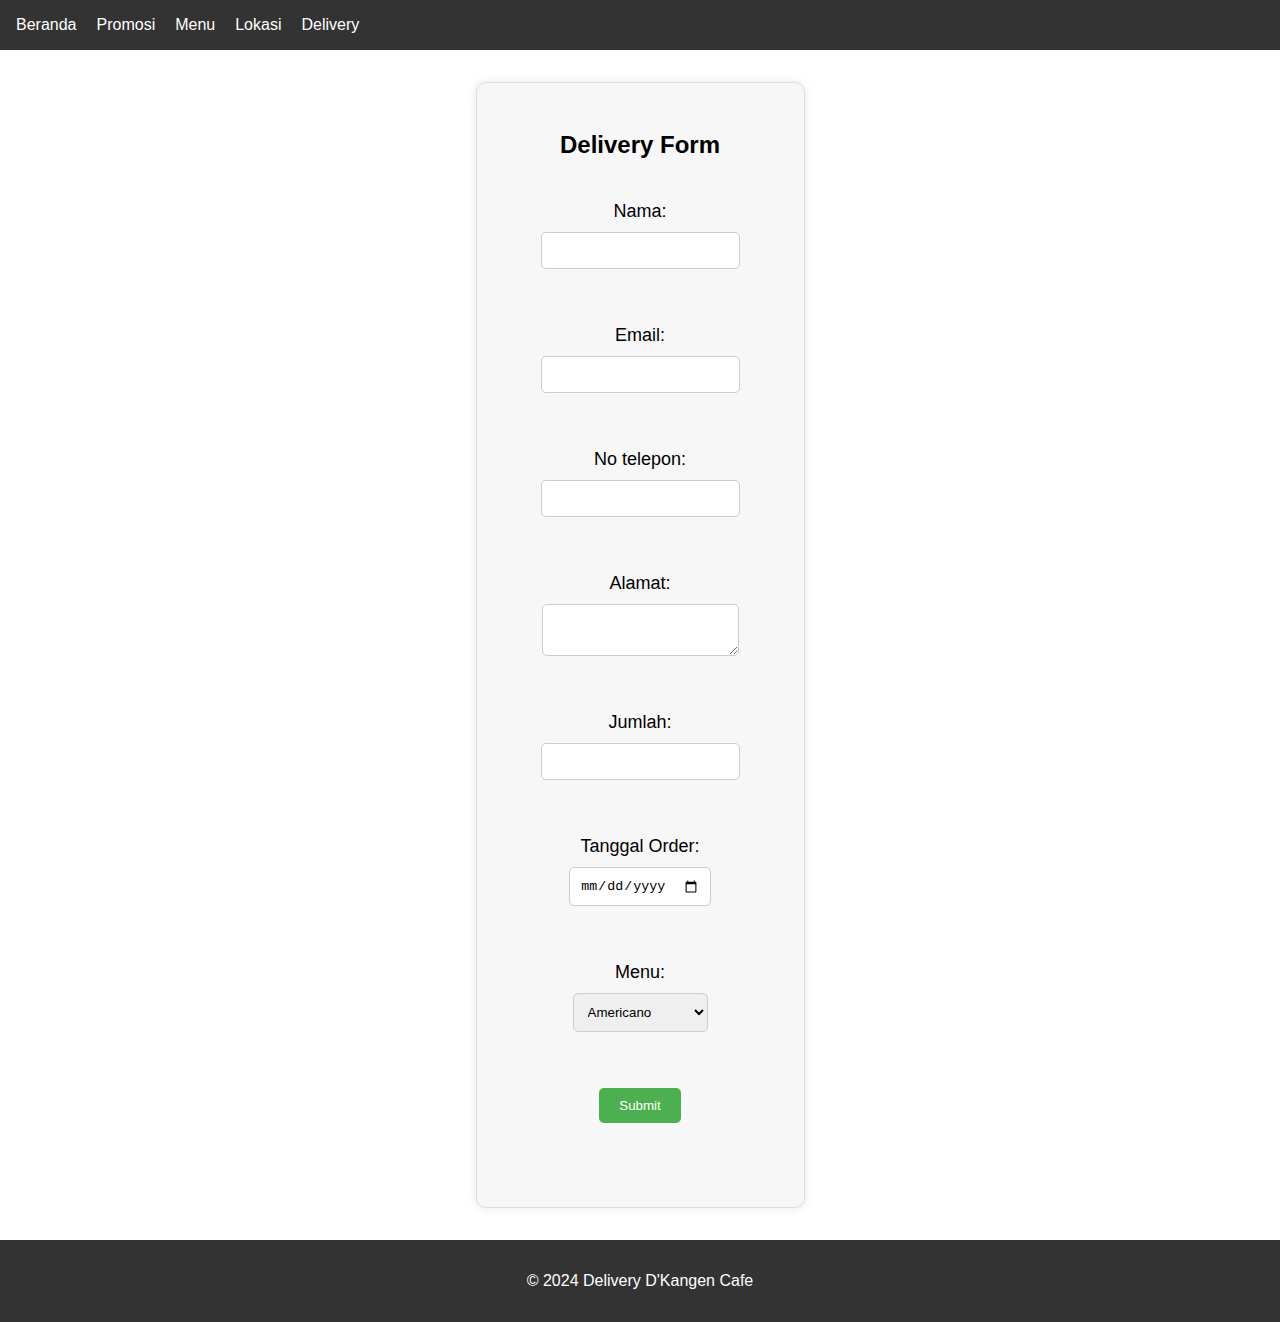
<file: formdelivery.html>
<!DOCTYPE html>
<html lang="en">
<head>
    <meta charset="UTF-8">
    <meta name="viewport" content="width=device-width, initial-scale=1.0">
    <title>Delivery Form</title>
    <link rel="stylesheet" href="styles.css">
</head>
<body>
    <header>
        
        <nav>
            <ul>
                <li><a href="index.html">Beranda</a></li>
                <li><a href="promosi.html">Promosi</a></li>
                <li><a href="menu.html">Menu</a></li>
                <li><a href="Lokasi.html">Lokasi</a></li>
                <li><a href="formdelivery.html">Delivery</a></li>
                
                
            </ul>
        </nav>
    </header>
    <main>
        <section class="delivery-form-container">
            <h1 style="text-align:center;">Delivery Form</h1>
            <form>
                <label for="name">Nama:</label>
                <input type="text" id="name" name="name"><br><br>
                <label for="email">Email:</label>
                <input type="email" id="email" name="email"><br><br>
                <label for="phone">No telepon:</label>
                <input type="tel" id="phone" name="phone"><br><br>
                <label for="address">Alamat:</label>
                <textarea id="address" name="address"></textarea><br><br>
                <label for="order-id">Jumlah:</label>
                <input type="text" id="order-id" name="order-id"><br><br>
                <label for="order-date">Tanggal Order:</label>
                <input type="date" id="order-date" name="order-date"><br><br>
                <label for="order-status">Menu:</label>
                <select id="order-status" name="order-status">
                    <option value="Americano">Americano</option>
                    <option value="coffe Late">Coffe Late</option>
                    <option value="Burger">Espresso</option>
                    <option value="Roti Bakar Keju">Roti Bakar Keju</option>
                    <option value="Lemon Tea">Lemon Tea</option>
                    <option value="Red Velvet">Red Velvet</option>
                    <option value="Black Coffe">Black Coffe</option>
                    <option value="Cappucino">Cappucino</option>
                    <option value="Chocolate">Chocolate</option>
                    <option value="Sosis Bakar">Sosis Bakar</option>


                </select><br><br>
                <input type="submit" value="Submit">
            </form>
        </section>
    </main>
    <footer>
        <p>&copy; 2024 Delivery D'Kangen Cafe</p>
    </footer>
</body>
</html>
</file>
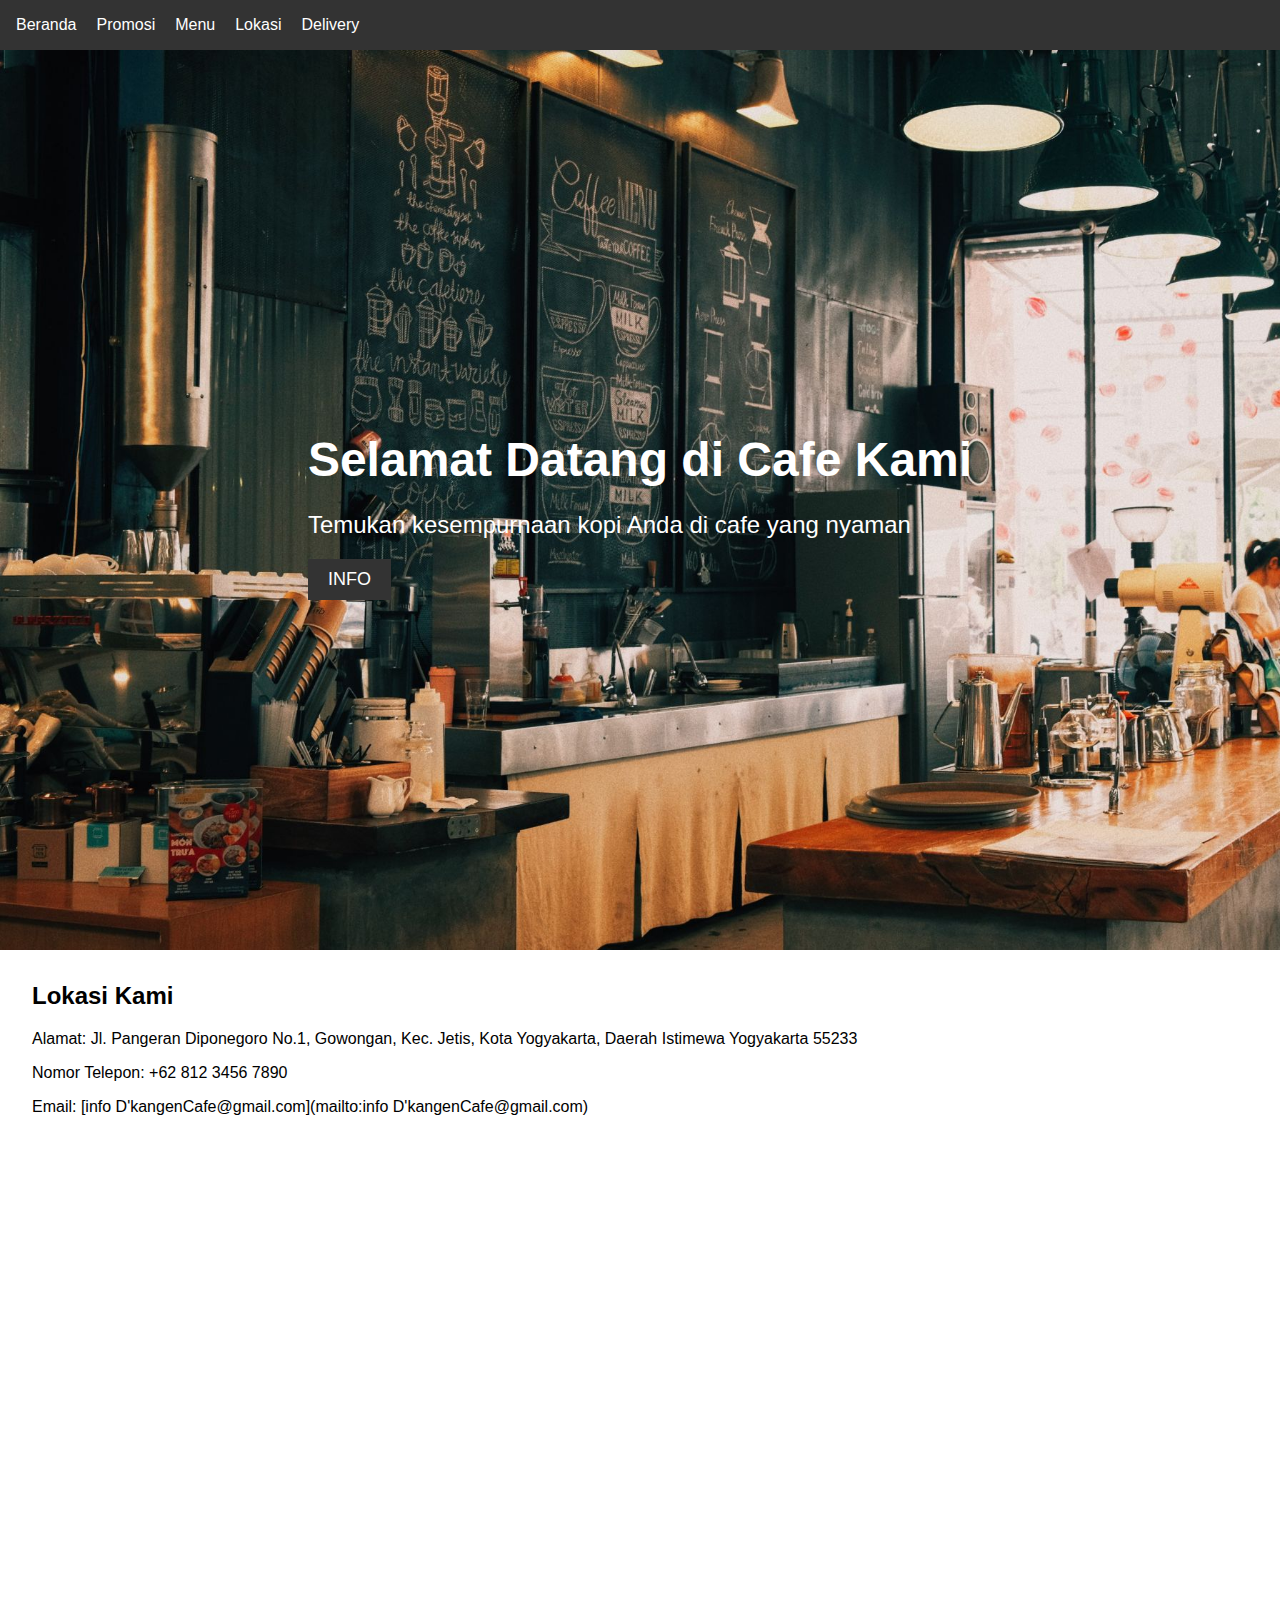
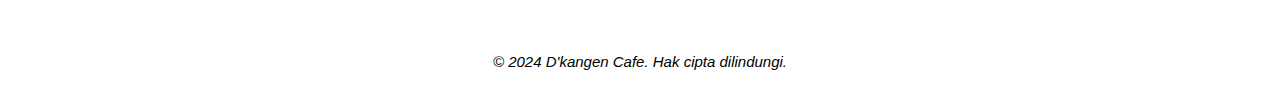
<file: Lokasi.html>
<!DOCTYPE html>
<html lang="id">
<head>
    <meta charset="UTF-8">
    <meta name="viewport" content="width=device-width, initial-scale=1.0">
    <title>Lokasi Cafe</title>
    <link rel="stylesheet" href="cafe.css">
</head>
<body>
    <header>
        <nav>
            <ul>
                <li><a href="index.html">Beranda</a></li>
                <li><a href="promosi.html">Promosi</a></li>
                <li><a href="menu.html">Menu</a></li>
                <li><a href="Lokasi.html">Lokasi</a></li>
                <li><a href="formdelivery.html">Delivery</a></li>
            </ul>
        </nav>
    </header>
    <main>
        <section class="hero">
    <div class="overlay">
            <h1>Selamat Datang di Cafe Kami</h1>
            <p>Temukan kesempurnaan kopi Anda di cafe yang nyaman</p>
            <button>INFO</button>
        </section>
        <section class="location">
            <h2>Lokasi Kami</h2>
            <p>Alamat: Jl. Pangeran Diponegoro No.1, Gowongan, Kec. Jetis, Kota Yogyakarta, Daerah Istimewa Yogyakarta 55233 </p>
            <p>Nomor Telepon: +62 812 3456 7890</p>
            <p>Email: [info D'kangenCafe@gmail.com](mailto:info D'kangenCafe@gmail.com)</p>
            <iframe src="https://www.google.com/maps/embed?pb=!1m18!1m12!1m3!1d3953.0636538243543!2d110.36396361196292!3d-7.783076077197685!2m3!1f0!2f0!3f0!3m2!1i1024!2i768!4f13.1!3m3!1m2!1s0x2e7a583a7f906f93%3A0x287f3ef4c7f592c0!2sJl.%20Pangeran%20Diponegoro%20No.1%2C%20Gowongan%2C%20Kec.%20Jetis%2C%20Kota%20Jakarta%20Timur%2C%20Daerah%20Istimewa%20Yogyakarta%2055233!5e0!3m2!1sid!2sid!4v1718510294728!5m2!1sid!2sid" width="600" height="450" style="border:0;" allowfullscreen="" loading="lazy" referrerpolicy="no-referrer-when-downgrade"></iframe>
        </section>
       
    </main>
    <footer>
        
        <p style="font-style: italic; font-size: 15px; text-align: center;">&copy; 2024 D'kangen Cafe. Hak cipta dilindungi.</p>
    </footer>
</body>
</html>
</file>
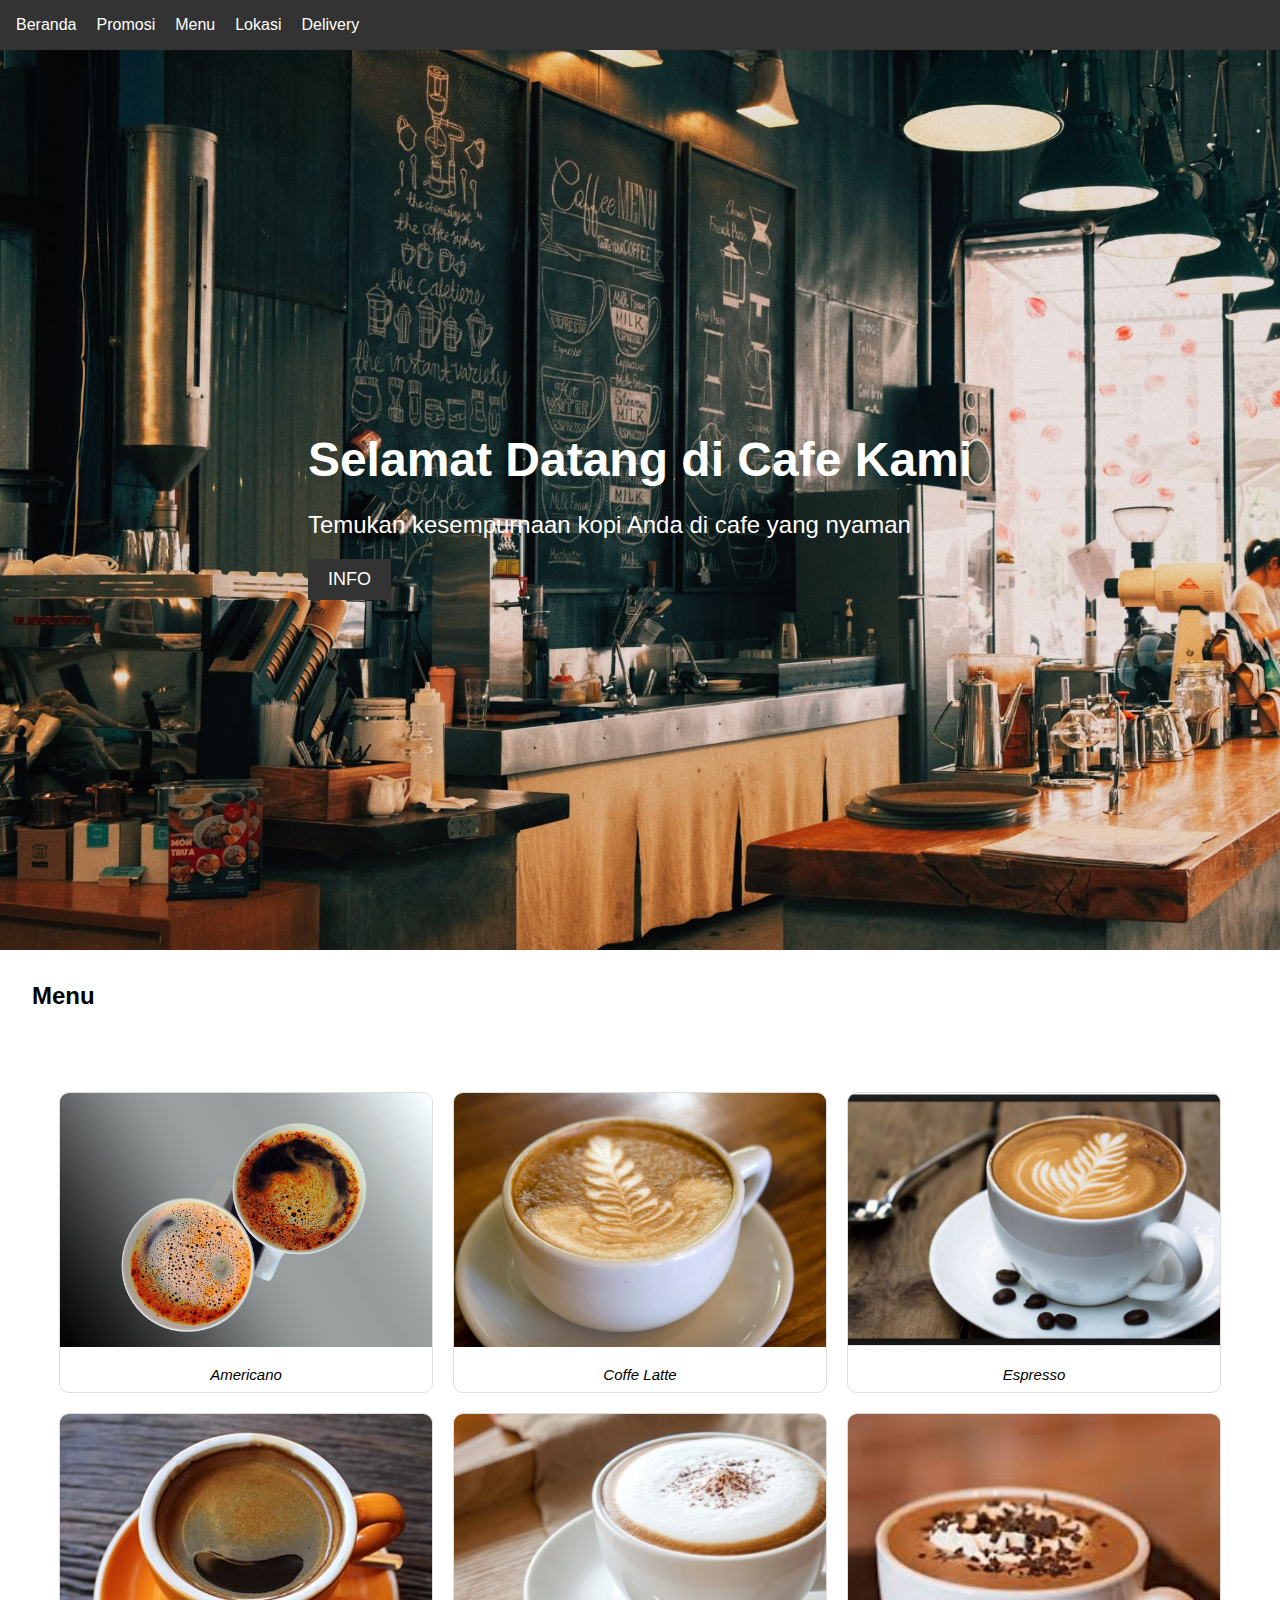
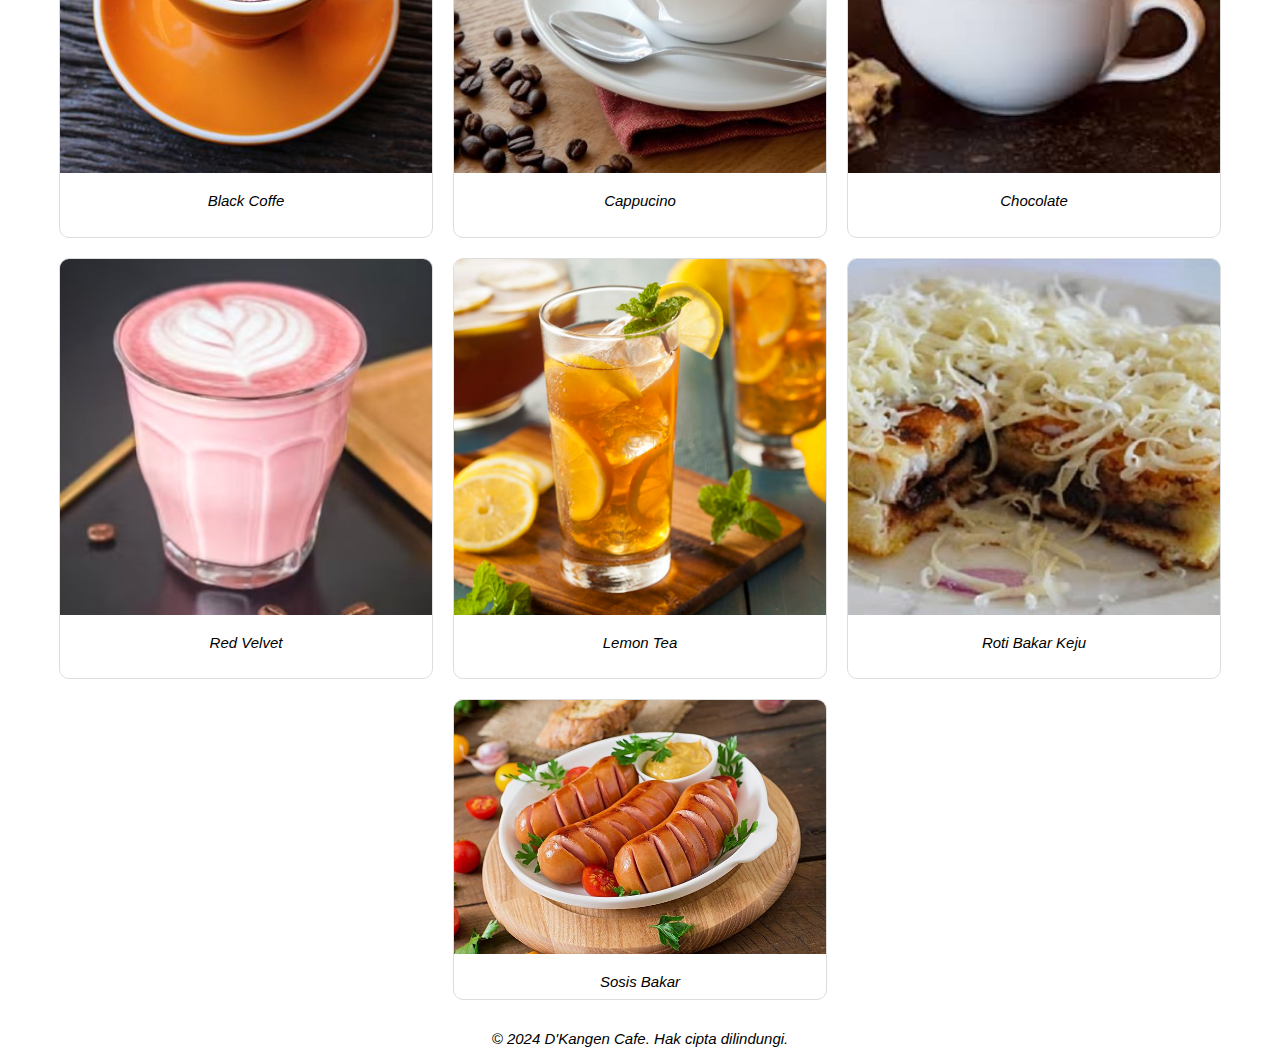
<file: menu.html>
<!DOCTYPE html>
<html lang="id">
<head>
    <meta charset="UTF-8">
    <meta name="viewport" content="width=device-width, initial-scale=1.0">
    <title>Menu Cafe</title>
    <link rel="stylesheet" href="style2.css">
</head>
<body>
    <header>
        <nav>
            <ul>
                <li><a href="index.html">Beranda</a></li>
                <li><a href="promosi.html">Promosi</a></li>
                <li><a href="menu.html">Menu</a></li>
                <li><a href="Lokasi.html">Lokasi</a></li>
                <li><a href="formdelivery.html">Delivery</a></li>
            </ul>
        </nav>
    </header>
    <main>
        <section class="hero">
    <div class="overlay">
            <h1>Selamat Datang di Cafe Kami</h1>
            <p>Temukan kesempurnaan kopi Anda di cafe yang nyaman</p>
            <button>INFO</button>
        </section>
        <section class="menu">
          <h2>Menu</h2>
          </section>
        <section class="gallery">
            <div class="photo-container">
                <div class="photo">
                  <img src="menu1.jpg" alt="foto 1">
                  <p style="font-style: italic; font-size: 15px; text-align: center;"> Americano </p>
                </div>
                <div class="photo">
                  <img src="menu2.jpeg" alt="Foto 2">
                  <p style="font-style: italic; font-size: 15px; text-align: center;"> Coffe Latte</p>
                </div>
                <div class="photo">
                  <img src="menu3.jpg" alt="Foto 3">
                  <p style="font-style: italic; font-size: 15px; text-align: center;">Espresso</p>
                </div>
                <div class="photo">
                    <img src="menu5.jpg" alt="Foto 5">
                    <p style="font-style: italic; font-size: 15px; text-align: center;">Black Coffe</p>
                  </div>
                  <div class="photo">
                    <img src="menu7.jpg" alt="Foto 7">
                    <p style="font-style: italic; font-size: 15px; text-align: center;">Cappucino</p>
                  </div>
                  <div class="photo">
                    <img src="menu8.jpeg" alt="Foto 8">
                    <p style="font-style: italic; font-size: 15px; text-align: center;"> Chocolate</p>
                  </div>
                  <div class="photo">
                    <img src="menu9.jpeg" alt="Foto 9">
                    <p style="font-style: italic; font-size: 15px; text-align: center;">Red Velvet</p>
                  </div>
                  <div class="photo">
                    <img src="promosi3.jpg" alt="Foto 10">
                    <p style="font-style: italic; font-size: 15px; text-align: center;">Lemon Tea</p>
                  </div>
                  <div class="photo">
                    <img src="menu4.jpg" alt="Foto 4">
                    <p style="font-style: italic; font-size: 15px; text-align: center;">Roti Bakar Keju</p>
                  </div>
                  <div class="photo">
                    <img src="menu6.jpg" alt="Foto 6">
                    <p style="font-style: italic; font-size: 15px; text-align: center;">Sosis Bakar</p>
                  </div>

                  
                  
              </div>
        </section>
    </main>
    <footer>
        <p style="font-style: italic; font-size: 15px; text-align: center;">&copy; 2024 D'Kangen Cafe. Hak cipta dilindungi.</p>
    </footer>
</body>
</html>
</file>
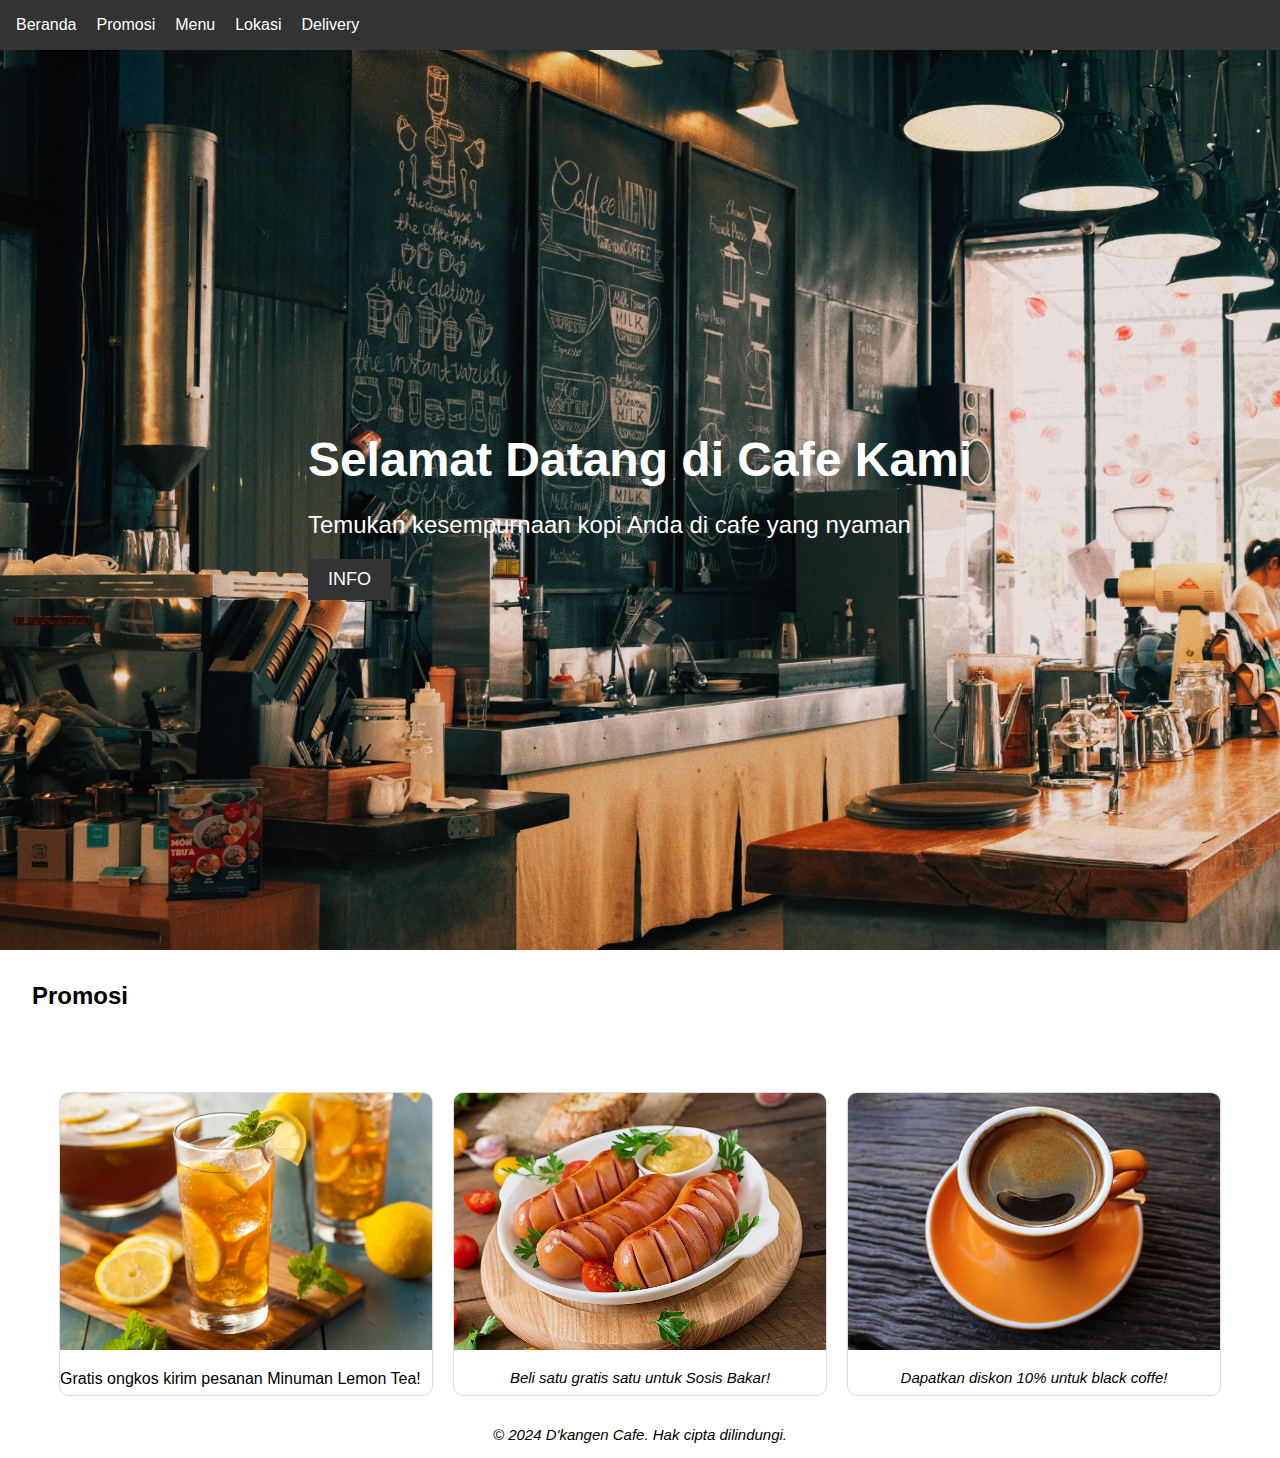
<file: promosi.html>
<!DOCTYPE html>
<html lang="id">
<head>
    <meta charset="UTF-8">
    <meta name="viewport" content="width=device-width, initial-scale=1.0">
    <title>Promosi</title>
    <link rel="stylesheet" href="style3.css">
</head>
<body>
    <header>
        <nav>
            <ul>
                <li><a href="index.html">Beranda</a></li>
                <li><a href="promosi.html">Promosi</a></li>
                <li><a href="menu.html">Menu</a></li>
                <li><a href="Lokasi.html">Lokasi</a></li>
                <li><a href="formdelivery.html">Delivery</a></li>
            </ul>
        </nav>
    </header>
    <main>
        <section class="hero">
    <div class="overlay">
            <h1>Selamat Datang di Cafe Kami</h1>
            <p>Temukan kesempurnaan kopi Anda di cafe yang nyaman</p>
            <button>INFO</button>
        </section>
        <section class="promosi">
            <h2>Promosi</h2>
        </section>
        
        <section class="gallery">
            
            <div class="photo-container">
                <div class="photo">
                  <img src="promosi3.jpg" alt="foto 1">
                  <p>Gratis ongkos kirim pesanan Minuman Lemon Tea!  </p>
                 
                </div>
                <div class="photo">
                  <img src="menu6.jpg" alt="Foto 2">
                  <p style="font-style: italic; font-size: 15px; text-align: center;"> Beli satu gratis satu untuk Sosis Bakar!</p>
                </div>
                <div class="photo">
                    <img src="menu5.jpg" alt="Foto 5">
                    <p style="font-style: italic; font-size: 15px; text-align: center;">Dapatkan diskon 10% untuk black coffe!</p>
                  </div>
                 
                 
                  
              </div>
        </section>
    </main>
    <footer>
        <p style="font-style: italic; font-size: 15px; text-align: center;">&copy; 2024 D'kangen Cafe. Hak cipta dilindungi.</p>
    </footer>
</body>
</html>
</file>
<file: styles.css>
body {
    font-family: Arial, sans-serif;
    margin: 0;
    padding: 0;
}

header {
    background-color: #333;
    color: #fff;
    padding: 1rem;
    text-align: center;
}

nav ul {
    list-style: none;
    margin: 0;
    padding: 0;
    display: flex;
    justify-content: flex-start;
}

nav li {
    margin-right: 20px;
}

nav a {
    color: #fff;
    text-decoration: none;
}

nav a:hover {
    color: #ccc;
}

main {
    display: flex;
    flex-direction: column;
    align-items: center;
    padding: 2rem;
}

.delivery-form-container {
    background-color: #f7f7f7;
    padding: 2rem;
    border: 1px solid #ddd;
    border-radius: 10px;
    box-shadow: 0 0 10px rgba(0, 0, 0, 0.1);
}

.delivery-form-container h1 {
    font-size: 24px;
    margin-bottom: 10px;
}

form {
    display: flex;
    flex-direction: column;
    align-items: center;
    padding: 2rem;
}

label {
    font-size: 18px;
    margin-bottom: 10px;
}

input, textarea, select {
    padding: 10px;
    margin-bottom: 20px;
    border: 1px solid #ccc;
    border-radius: 5px;
}

input[type="submit"] {
    background-color: #4CAF50;
    color: #fff;
    padding: 10px 20px;
    border: none;
    border-radius: 5px;
    cursor: pointer;
}

input[type="submit"]:hover {
    background-color: #3e8e41;
}

footer {
    background-color: #333;
    color: #fff;
    padding: 1rem;
    text-align: center;
    clear: both;
}
</file>
<file: cafe.css>
body {
    font-family: Arial, sans-serif;
    margin: 0;
    padding: 0;
}

header {
    background-color: #333;
    color: #fff;
    padding: 1em;
    text-align: center;
}

nav ul {
    list-style: none;
    margin: 0;
    padding: 0;
    display: flex;
    justify-content: flex-start;
}

nav li {
    margin-right: 20px;
}

nav a {
    color: #fff;
    text-decoration: none;
}

nav a:hover {
    color: #ccc;
}

.hero {
    background-image: url('beranda 1.jpg');
    background-size: cover;
    height: 100vh;
    display: flex;
    justify-content: center;
    align-items: center;
    color: #fff;
}

.hero h1 {
    font-size: 48px;
    margin-bottom: 10px;
}

.hero p {
    font-size: 24px;
    margin-bottom: 20px;
}

.hero button {
    background-color: #333;
    color: #fff;
    border: none;
    padding: 10px 20px;
    font-size: 18px;
    cursor: pointer;
}

.hero button:hover {
    background-color: #444;
}

.location {
    padding: 2em;
}

.location h2 {
    margin-top: 0;
}

.location iframe {
    border: none;
    margin-bottom: 20px;
}
</file>
<file: style2.css>
body {
    font-family: Arial, sans-serif;
    margin: 0;
    padding: 0;
}

header {
    background-color: #333;
    color: #fff;
    padding: 1em;
    text-align: center;
}

nav ul {
    list-style: none;
    margin: 0;
    padding: 0;
    display: flex;
    justify-content: flex-start;
}

nav li {
    margin-right: 20px;
}

nav a {
    color: #fff;
    text-decoration: none;
}

nav a:hover {
    color: #ccc;
}
.menu {
    padding: 2em;
}

.menu h2 {
    margin-top: 0;
}

.menu h2 {
    margin-top: 0;
}

.hero {
    background-image: url('beranda 1.jpg');
    background-size: cover;
    height: 100vh;
    display: flex;
    justify-content: center;
    align-items: center;
    color: #fff;
}

.hero h1 {
    font-size: 48px;
    margin-bottom: 10px;
}

.hero p {
    font-size: 24px;
    margin-bottom: 20px;
}

.hero button {
    background-color: #333;
    color: #fff;
    border: none;
    padding: 10px 20px;
    font-size: 18px;
    cursor: pointer;
}

.hero button:hover {
    background-color: #444;
}



.gallery {
    /* Container untuk foto */
.photo-container {
    display: flex;
    flex-wrap: wrap;
    justify-content: center;
    margin: 20px;
  }
  
  /* Styling untuk masing-masing foto */
  .photo {
    width: 30%; /* lebar foto */
    margin: 10px; /* jarak antar foto */
    border: 1px solid #ddd; /* border foto */
    border-radius: 10px; /* rounded corner */
    overflow: hidden; /* untuk menghindari overflow */
  }
  
  .photo img {
    width: 100%; /* lebar gambar */
    height: 85%; /* tinggi gambar */
    object-fit: cover; /* untuk membuat gambar terlihat rapi */
  }
}
</file>
<file: style3.css>
body {
    font-family: Arial, sans-serif;
    margin: 0;
    padding: 0;
}

header {
    background-color: #333;
    color: #fff;
    padding: 1em;
    text-align: center;
}

nav ul {
    list-style: none;
    margin: 0;
    padding: 0;
    display: flex;
    justify-content: flex-start;
}

nav li {
    margin-right: 20px;
}

nav a {
    color: #fff;
    text-decoration: none;
}

nav a:hover {
    color: #ccc;
}


.hero {
    background-image: url('beranda 1.jpg');
    background-size: cover;
    height: 100vh;
    display: flex;
    justify-content: center;
    align-items: center;
    color: #fff;
    
}

.hero h1 {
    font-size: 48px;
    margin-bottom: 10px;
}

.hero p {
    font-size: 24px;
    margin-bottom: 20px;
}

.hero button {
    background-color: #333;
    color: #fff;
    border: none;
    padding: 10px 20px;
    font-size: 18px;
    cursor: pointer;
}

.hero button:hover {
    background-color: #444;
}
.promosi {
    padding: 2em;
}

.promosi h2 {
    margin-top: 0;
}

.gallery {
    /* Container untuk foto */
.photo-container {
    display: flex;
    flex-wrap: wrap;
    justify-content: center;
    margin: 20px;
  }
  
  /* Styling untuk masing-masing foto */
  .photo {
    width: 30%; /* lebar foto */
    margin: 10px; /* jarak antar foto */
    border: 1px solid #ddd; /* border foto */
    border-radius: 10px; /* rounded corner */
    overflow: hidden; /* untuk menghindari overflow */
  }
  
  .photo img {
    width: 100%; /* lebar gambar */
    height: 85%; /* tinggi gambar */
    object-fit: cover; /* untuk membuat gambar terlihat rapi */
  }
}
</file>
